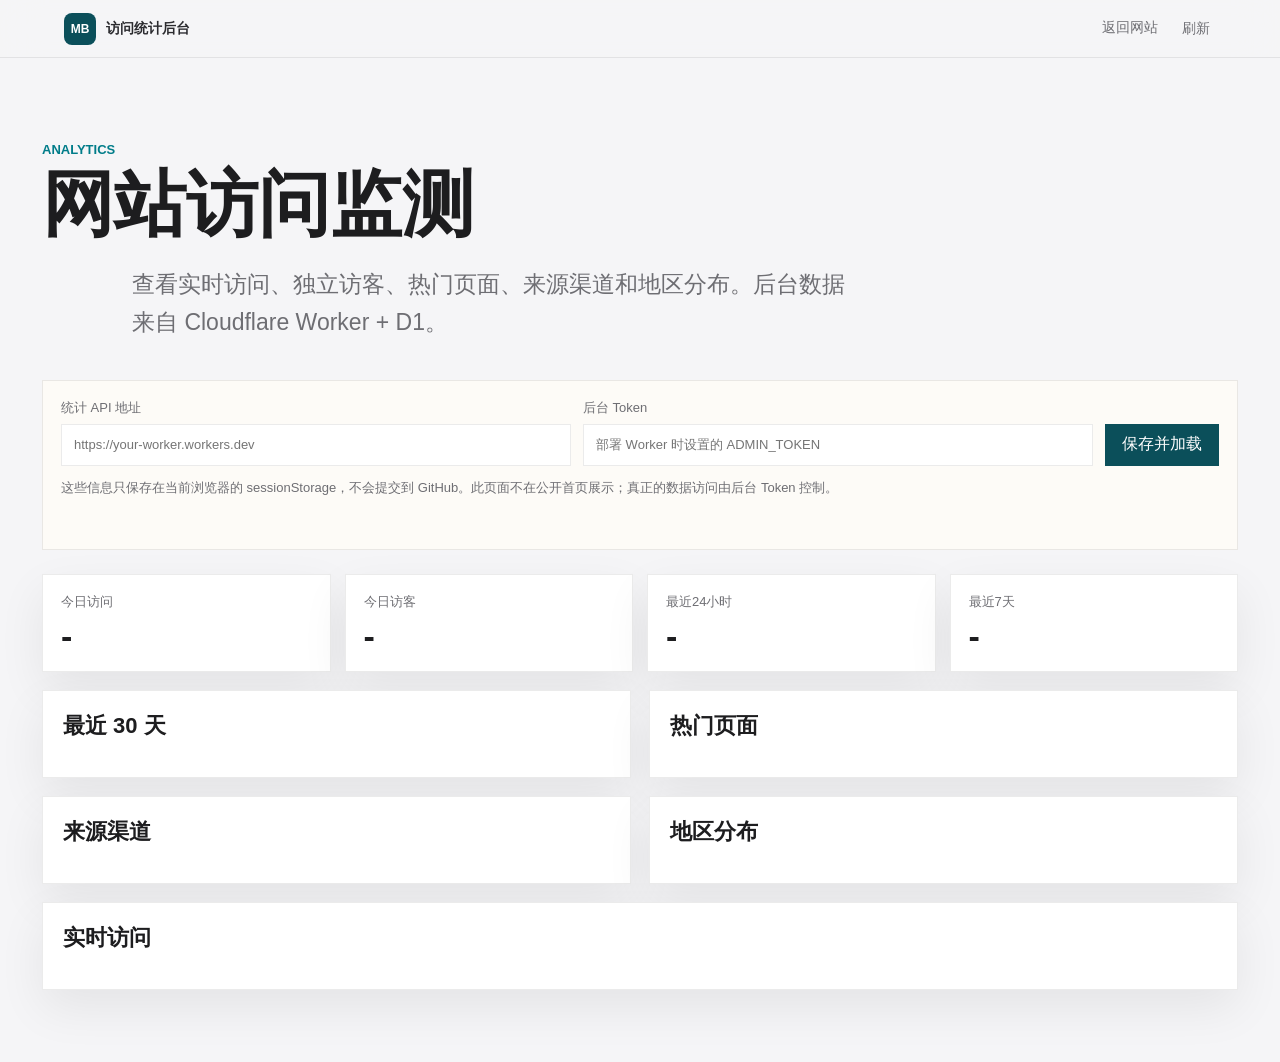
<file: admin.html>
<!doctype html>
<html lang="zh-CN">
  <head>
    <meta charset="utf-8">
    <meta name="viewport" content="width=device-width, initial-scale=1">
    <title>访问统计后台｜晨间科技财经简报</title>
    <meta name="robots" content="noindex">
    <link rel="stylesheet" href="styles.css">
    <link rel="stylesheet" href="admin.css">
  </head>
  <body>
    <header class="site-header">
      <a class="brand" href="./">
        <span class="brand-mark">MB</span>
        <span>访问统计后台</span>
      </a>
      <nav class="nav" aria-label="页面导航">
        <a href="./">返回网站</a>
        <button class="nav-button" id="refresh" type="button">刷新</button>
      </nav>
    </header>

    <main class="admin-main">
      <section class="admin-hero">
        <p class="eyebrow">Analytics</p>
        <h1>网站访问监测</h1>
        <p class="hero-copy">查看实时访问、独立访客、热门页面、来源渠道和地区分布。后台数据来自 Cloudflare Worker + D1。</p>
      </section>

      <section class="admin-setup" id="setup">
        <label>
          统计 API 地址
          <input id="api-base" type="url" placeholder="https://your-worker.workers.dev">
        </label>
        <label>
          后台 Token
          <input id="admin-token" type="password" placeholder="部署 Worker 时设置的 ADMIN_TOKEN">
        </label>
        <button class="primary-button" id="save-config" type="button">保存并加载</button>
        <p id="setup-note">这些信息只保存在当前浏览器的 sessionStorage，不会提交到 GitHub。此页面不在公开首页展示；真正的数据访问由后台 Token 控制。</p>
        <p class="admin-status" id="admin-status" role="status" aria-live="polite"></p>
      </section>

      <section class="metric-grid" id="metrics" aria-live="polite">
        <article class="metric"><span>今日访问</span><strong id="views-today">-</strong></article>
        <article class="metric"><span>今日访客</span><strong id="visitors-today">-</strong></article>
        <article class="metric"><span>最近24小时</span><strong id="views-24h">-</strong></article>
        <article class="metric"><span>最近7天</span><strong id="views-7d">-</strong></article>
      </section>

      <section class="admin-grid">
        <article class="admin-panel">
          <h2>最近 30 天</h2>
          <div class="bar-chart" id="daily-chart"></div>
        </article>
        <article class="admin-panel">
          <h2>热门页面</h2>
          <div class="table-list" id="top-pages"></div>
        </article>
        <article class="admin-panel">
          <h2>来源渠道</h2>
          <div class="table-list" id="top-referrers"></div>
        </article>
        <article class="admin-panel">
          <h2>地区分布</h2>
          <div class="table-list" id="top-countries"></div>
        </article>
        <article class="admin-panel wide">
          <h2>实时访问</h2>
          <div class="table-list recent-list" id="recent"></div>
        </article>
      </section>
    </main>

    <script src="analytics-config.js?v=20260612-analytics"></script>
    <script src="admin.js?v=20260612-analytics"></script>
  </body>
</html>
</file>
<file: styles.css>
:root {
  color-scheme: light;
  --bg: #f5f5f7;
  --paper: #ffffff;
  --ink: #1d1d1f;
  --muted: #6e6e73;
  --soft: #ececf1;
  --line: rgba(0, 0, 0, 0.08);
  --teal: #0b4f5a;
  --teal-2: #007c89;
  --gold: #dcae55;
  --red: #a94135;
  --shadow: 0 18px 48px rgba(0, 0, 0, 0.07);
  --shadow-soft: 0 8px 28px rgba(0, 0, 0, 0.05);
}

* {
  box-sizing: border-box;
}

html {
  scroll-behavior: smooth;
}

body {
  margin: 0;
  background: var(--bg);
  color: var(--ink);
  font-family: -apple-system, BlinkMacSystemFont, "PingFang SC", "Hiragino Sans GB", "Microsoft YaHei", sans-serif;
  letter-spacing: 0;
}

a {
  color: inherit;
}

p,
h1,
h2,
h3,
h4 {
  margin: 0;
}

.site-header {
  position: sticky;
  top: 0;
  z-index: 10;
  display: flex;
  align-items: center;
  justify-content: space-between;
  gap: 20px;
  min-height: 58px;
  padding: 10px clamp(18px, 5vw, 72px);
  border-bottom: 1px solid var(--line);
  background: rgba(245, 245, 247, 0.78);
  backdrop-filter: saturate(180%) blur(20px);
}

.brand {
  display: inline-flex;
  align-items: center;
  gap: 10px;
  color: #2b2b2f;
  font-weight: 700;
  font-size: 14px;
  text-decoration: none;
}

.brand-mark {
  display: inline-flex;
  align-items: center;
  justify-content: center;
  width: 32px;
  height: 32px;
  border-radius: 8px;
  background: var(--teal);
  color: #fff;
  font-size: 12px;
  letter-spacing: 0;
}

.nav {
  display: flex;
  gap: 18px;
  color: var(--muted);
  font-size: 14px;
}

.nav a {
  text-decoration: none;
  transition: color 160ms ease;
}

.nav a:hover,
.nav a:focus-visible {
  color: var(--ink);
}

main {
  width: min(1120px, 100%);
  margin: 0 auto;
  padding: 58px clamp(18px, 4vw, 42px) 72px;
}

.hero {
  max-width: 900px;
  margin: 0 auto;
  padding: 42px 0 70px;
  text-align: center;
}

.eyebrow {
  margin-bottom: 10px;
  color: var(--teal-2);
  font-size: 13px;
  font-weight: 800;
  letter-spacing: 0;
  text-transform: uppercase;
}

h1 {
  font-size: clamp(48px, 8vw, 88px);
  line-height: 1.04;
  font-weight: 850;
}

.hero-copy {
  max-width: 720px;
  margin: 24px auto 0;
  color: var(--muted);
  font-size: clamp(18px, 2vw, 23px);
  line-height: 1.65;
}

.hero-meta {
  display: flex;
  flex-wrap: wrap;
  justify-content: center;
  gap: 10px;
  margin-top: 28px;
}

.hero-meta span {
  padding: 9px 12px;
  border: 1px solid var(--line);
  border-radius: 8px;
  background: rgba(255, 255, 255, 0.72);
  color: var(--muted);
  font-size: 13px;
}

.archive-section,
.method {
  margin-top: 32px;
}

.section-head {
  display: flex;
  align-items: flex-end;
  justify-content: space-between;
  gap: 24px;
  margin-bottom: 22px;
  padding-top: 24px;
  border-top: 1px solid var(--line);
}

.section-head h2,
.method h2 {
  font-size: clamp(26px, 4vw, 40px);
}

.section-head p {
  max-width: 360px;
  color: var(--muted);
  line-height: 1.55;
  text-align: right;
}

.digest-grid {
  display: grid;
  grid-template-columns: 1fr;
  gap: 16px;
}

.digest-card {
  width: 100%;
  border: 1px solid var(--line);
  border-radius: 8px;
  background: var(--paper);
  color: var(--ink);
  box-shadow: var(--shadow-soft);
  overflow: hidden;
  transition: transform 160ms ease, border-color 160ms ease, box-shadow 160ms ease;
}

.digest-card:hover,
.digest-card:focus-within,
.digest-card.open {
  border-color: var(--teal-2);
  box-shadow: var(--shadow);
}

.digest-card:hover {
  transform: translateY(-2px);
}

.card-summary-button {
  display: grid;
  gap: 14px;
  width: 100%;
  min-height: 232px;
  padding: clamp(22px, 4vw, 32px);
  border: 0;
  background: transparent;
  color: inherit;
  text-align: left;
  font: inherit;
  cursor: pointer;
}

.card-summary-button:focus-visible {
  outline: 2px solid var(--teal-2);
  outline-offset: -7px;
}

.card-kicker {
  width: max-content;
  padding: 5px 9px;
  border-radius: 8px;
  background: rgba(0, 124, 137, 0.1);
  color: var(--teal-2);
  font-size: 12px;
  font-weight: 800;
}

.card-date {
  font-size: clamp(30px, 4vw, 44px);
  font-weight: 850;
  line-height: 1.1;
}

.card-summary {
  color: var(--muted);
  font-size: 16px;
  line-height: 1.7;
}

.card-lines {
  display: grid;
  gap: 10px;
  margin-top: 4px;
}

.card-lines span {
  display: grid;
  grid-template-columns: 34px 1fr;
  gap: 8px;
  color: #2c2c30;
  font-size: 16px;
  line-height: 1.55;
}

.card-lines b {
  color: var(--red);
  font-size: 13px;
  letter-spacing: 0.04em;
}

.card-footer {
  display: flex;
  justify-content: space-between;
  gap: 12px;
  margin-top: auto;
  padding-top: 16px;
  border-top: 1px solid var(--soft);
  color: var(--muted);
  font-size: 13px;
}

.expanded {
  border-top: 1px solid var(--line);
  background: rgba(250, 250, 252, 0.88);
}

.expanded-grid {
  display: grid;
  grid-template-columns: minmax(0, 1fr) 360px;
  gap: 28px;
  padding: clamp(22px, 4vw, 34px);
}

.expanded-news,
.expanded-side {
  display: grid;
  gap: 18px;
  align-content: start;
}

.expanded h3 {
  margin-bottom: 16px;
  font-size: 21px;
}

.news-list {
  display: grid;
  gap: 22px;
}

.news-item {
  display: grid;
  grid-template-columns: 44px 1fr;
  gap: 16px;
  padding-top: 22px;
  border-top: 1px solid var(--soft);
}

.news-item:first-child {
  padding-top: 0;
  border-top: 0;
}

.news-num {
  color: var(--red);
  font-weight: 850;
}

.news-item h4 {
  margin-bottom: 10px;
  font-size: clamp(20px, 2.2vw, 24px);
  line-height: 1.35;
}

.news-item p {
  color: #313136;
  font-size: 15px;
  line-height: 1.78;
}

.news-item .meta {
  color: var(--muted);
  font-size: 14px;
  margin-bottom: 8px;
}

.focus-list {
  margin: 0;
  padding-left: 22px;
  line-height: 1.7;
}

.focus-list li::marker {
  color: var(--red);
  font-weight: 850;
}

.source-list {
  display: flex;
  flex-wrap: wrap;
  gap: 10px;
}

.source-list a {
  max-width: 100%;
  padding: 9px 10px;
  border: 1px solid rgba(0, 124, 137, 0.14);
  border-radius: 8px;
  background: rgba(0, 124, 137, 0.045);
  color: var(--teal);
  opacity: 0.72;
  font-size: 13px;
  line-height: 1.35;
  text-decoration: none;
  overflow-wrap: anywhere;
}

.source-list a:hover,
.source-list a:focus-visible {
  opacity: 1;
  outline: 0;
  border-color: rgba(15, 116, 128, 0.55);
}

.focus-panel,
.sources-panel {
  border: 1px solid var(--line);
  border-radius: 8px;
  background: rgba(255, 255, 255, 0.78);
  padding: 20px;
}

.share-actions {
  display: grid;
  gap: 10px;
}

.share-button {
  width: 100%;
  min-height: 42px;
  border: 1px solid rgba(0, 124, 137, 0.24);
  border-radius: 8px;
  background: #fff;
  color: var(--teal);
  font: inherit;
  cursor: pointer;
  transition: background 160ms ease, border-color 160ms ease;
}

.share-button.primary {
  border-color: var(--teal);
  background: var(--teal);
  color: #fff;
}

.share-button:hover,
.share-button:focus-visible {
  border-color: var(--teal-2);
  background: rgba(0, 124, 137, 0.06);
}

.share-button.primary:hover,
.share-button.primary:focus-visible {
  border-color: var(--teal-2);
  background: var(--teal-2);
}

.share-button:disabled {
  cursor: progress;
  opacity: 0.72;
}

.method {
  max-width: 820px;
  margin-right: auto;
  margin-left: auto;
  padding-top: 36px;
  border-top: 1px solid var(--line);
  text-align: center;
}

.method p:last-child {
  margin-top: 14px;
  color: var(--muted);
  font-size: 16px;
  line-height: 1.8;
}

.footer {
  display: flex;
  justify-content: center;
  gap: 18px;
  padding: 28px;
  border-top: 1px solid var(--line);
  color: var(--muted);
  font-size: 13px;
}

@media (max-width: 960px) {
  .expanded-grid {
    grid-template-columns: 1fr;
  }

}

@media (max-width: 680px) {
  .site-header,
  .section-head,
  .footer {
    align-items: flex-start;
    flex-direction: column;
  }

  main {
    padding-top: 30px;
  }

  .hero {
    padding: 28px 0 50px;
    text-align: left;
  }

  .hero-meta {
    justify-content: flex-start;
  }

  .section-head p {
    text-align: left;
  }

  .method {
    text-align: left;
  }

  .expanded-grid {
    padding: 16px;
  }

  .news-item {
    grid-template-columns: 1fr;
  }

}
</file>
<file: admin.css>
.nav-button {
  border: 0;
  background: transparent;
  color: var(--muted);
  font: inherit;
  cursor: pointer;
}

.admin-main {
  width: min(1280px, 100%);
}

.admin-hero {
  max-width: 900px;
  padding: 26px 0 28px;
}

.admin-hero h1 {
  font-size: clamp(40px, 7vw, 72px);
}

.admin-setup {
  display: grid;
  grid-template-columns: minmax(220px, 1fr) minmax(220px, 1fr) auto;
  gap: 12px;
  align-items: end;
  margin: 10px 0 24px;
  padding: 18px;
  border: 1px solid var(--line);
  background: rgba(255, 253, 248, 0.78);
}

.admin-setup label {
  display: grid;
  gap: 7px;
  color: var(--muted);
  font-size: 13px;
}

.admin-setup input {
  min-height: 42px;
  border: 1px solid var(--line);
  background: #fff;
  color: var(--ink);
  font: inherit;
  padding: 0 12px;
}

.primary-button {
  min-height: 42px;
  border: 1px solid var(--teal);
  background: var(--teal);
  color: #fff;
  font: inherit;
  padding: 0 16px;
  cursor: pointer;
}

#setup-note {
  grid-column: 1 / -1;
  margin: 0;
  color: var(--muted);
  font-size: 13px;
  line-height: 1.6;
}

.admin-status {
  grid-column: 1 / -1;
  min-height: 20px;
  margin: 0;
  color: var(--teal);
  font-size: 13px;
  line-height: 1.6;
}

.admin-status.error {
  color: var(--red);
}

.metric-grid {
  display: grid;
  grid-template-columns: repeat(4, minmax(0, 1fr));
  gap: 14px;
  margin-bottom: 18px;
}

.metric,
.admin-panel {
  border: 1px solid var(--line);
  background: var(--paper);
  box-shadow: var(--shadow);
}

.metric {
  display: grid;
  gap: 8px;
  padding: 18px;
}

.metric span {
  color: var(--muted);
  font-size: 13px;
}

.metric strong {
  font-size: 34px;
  line-height: 1;
}

.admin-grid {
  display: grid;
  grid-template-columns: repeat(2, minmax(0, 1fr));
  gap: 18px;
}

.admin-panel {
  padding: 20px;
}

.admin-panel.wide {
  grid-column: 1 / -1;
}

.admin-panel h2 {
  margin-bottom: 16px;
  font-size: 22px;
}

.bar-chart {
  display: grid;
  gap: 8px;
}

.bar-row {
  display: grid;
  grid-template-columns: 92px minmax(0, 1fr) 56px;
  gap: 10px;
  align-items: center;
  color: var(--muted);
  font-size: 13px;
}

.bar-track {
  height: 10px;
  background: var(--soft);
}

.bar-fill {
  height: 100%;
  min-width: 2px;
  background: var(--teal-2);
}

.table-list {
  display: grid;
  gap: 10px;
}

.table-row {
  display: grid;
  grid-template-columns: minmax(0, 1fr) auto;
  gap: 12px;
  padding-bottom: 10px;
  border-bottom: 1px solid var(--soft);
  color: var(--muted);
  font-size: 14px;
}

.table-row:last-child {
  border-bottom: 0;
  padding-bottom: 0;
}

.table-row b {
  color: var(--ink);
  overflow-wrap: anywhere;
}

.recent-list .table-row {
  grid-template-columns: 150px minmax(0, 1fr) 120px 70px;
}

@media (max-width: 900px) {
  .admin-setup,
  .metric-grid,
  .admin-grid {
    grid-template-columns: 1fr;
  }

  .admin-panel.wide {
    grid-column: auto;
  }

  .recent-list .table-row {
    grid-template-columns: 1fr;
  }
}
</file>
